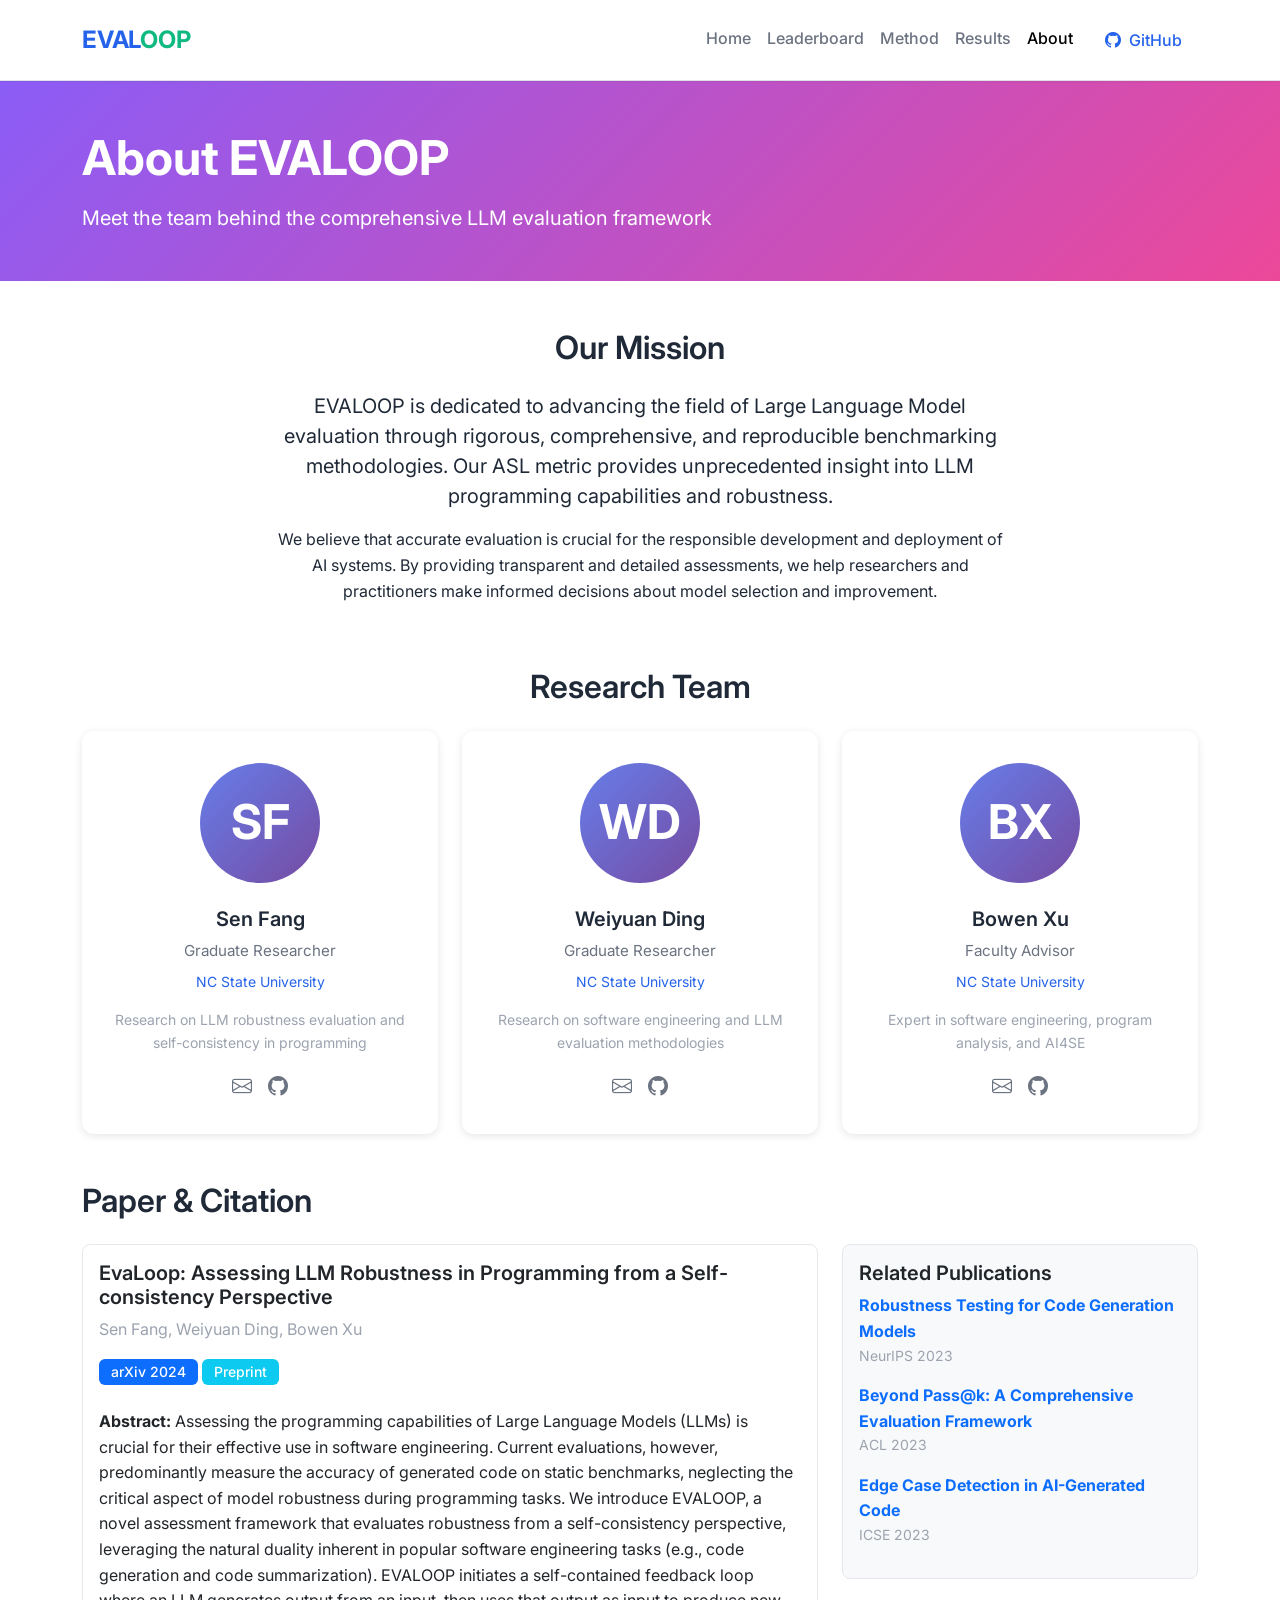
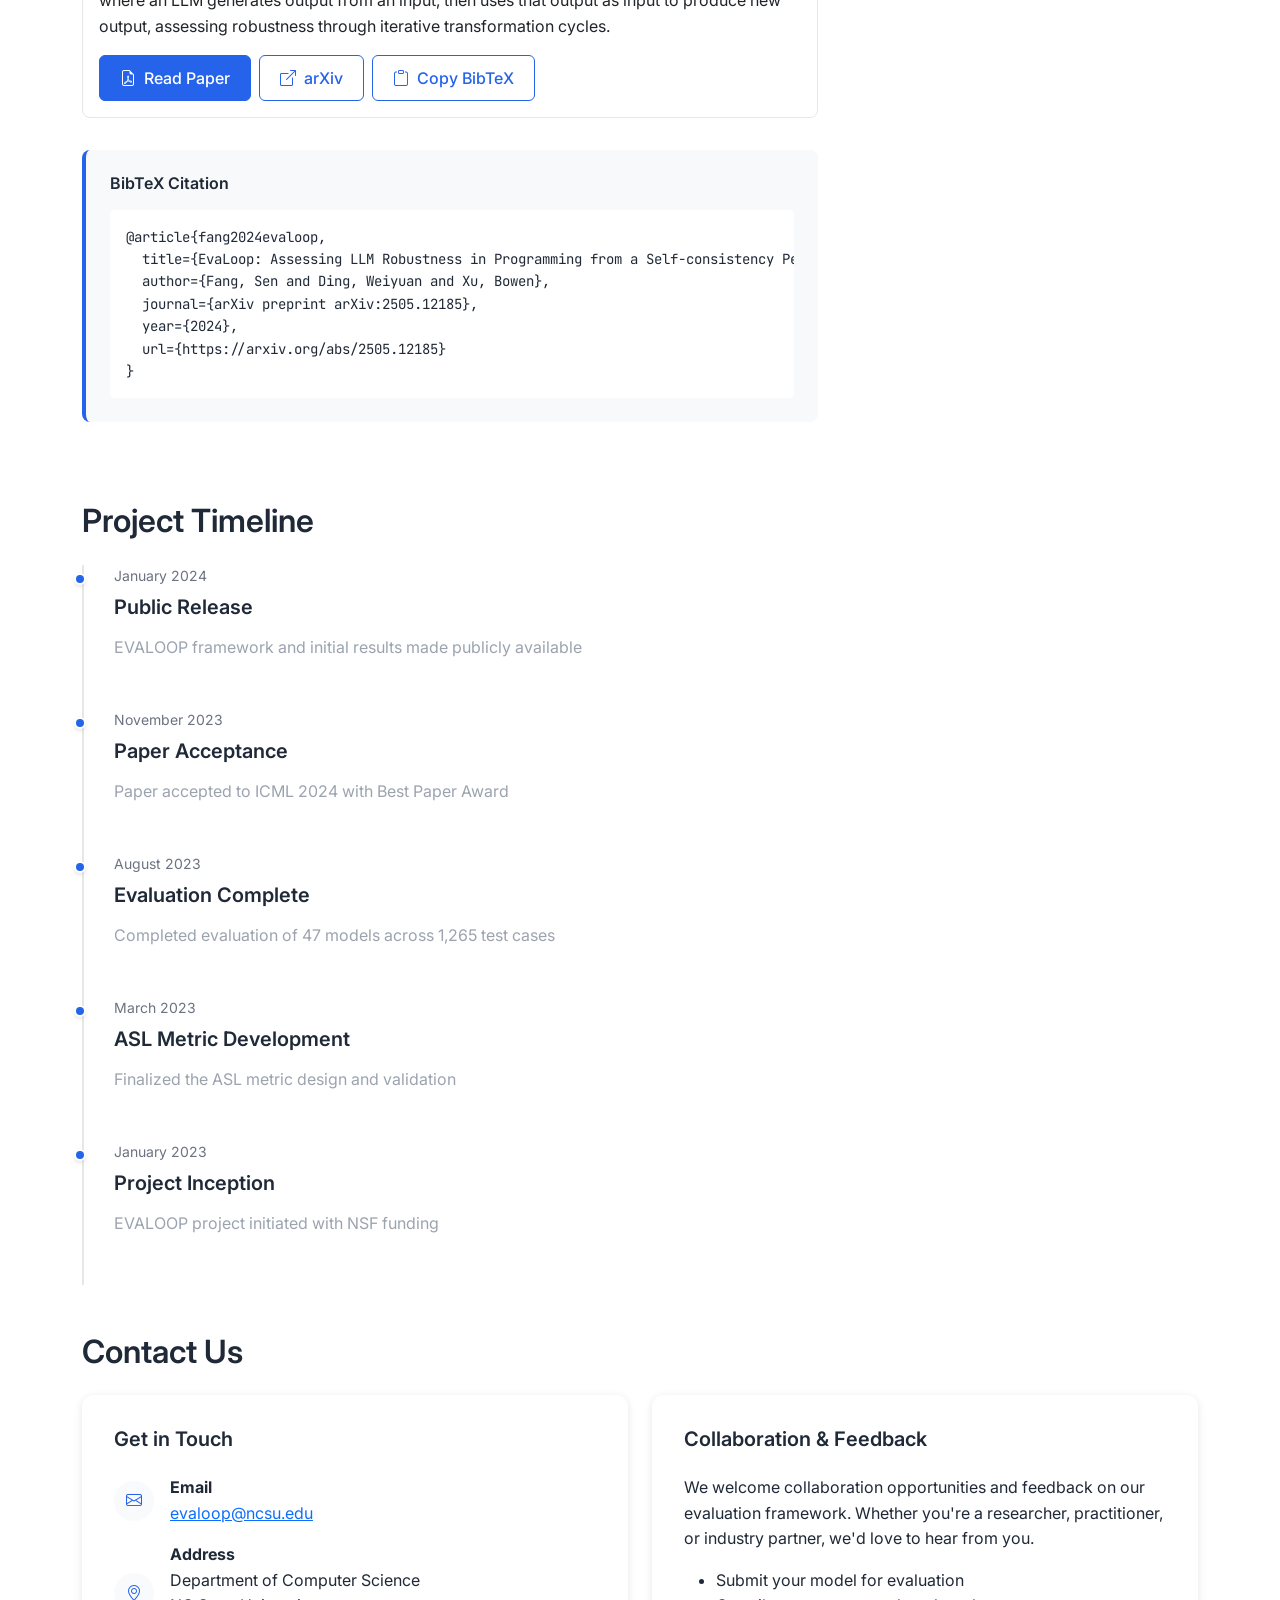
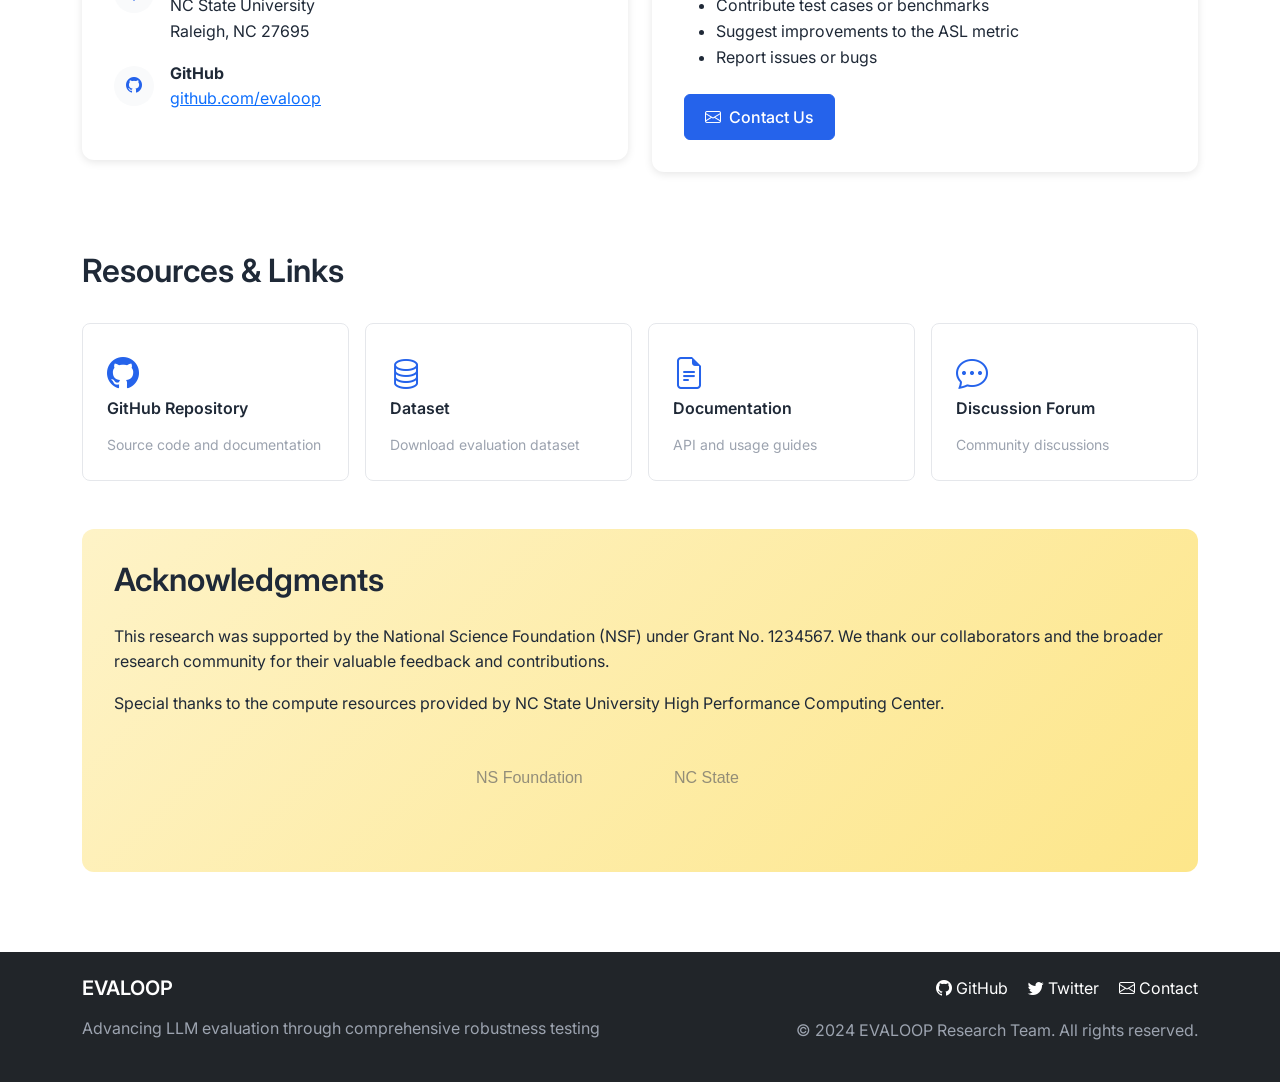
<file: about.html>
<!DOCTYPE html>
<html lang="en">
<head>
    <meta charset="UTF-8">
    <meta name="viewport" content="width=device-width, initial-scale=1.0">
    <title>About - EVALOOP</title>
    
    <!-- SEO Meta Tags -->
    <meta name="description" content="Learn about the EVALOOP research team and our mission to advance LLM evaluation">
    <meta name="keywords" content="EVALOOP team, research team, LLM evaluation, contact information">
    
    <!-- Bootstrap CSS -->
    <link href="https://cdn.jsdelivr.net/npm/bootstrap@5.3.2/dist/css/bootstrap.min.css" rel="stylesheet">
    <!-- Bootstrap Icons -->
    <link rel="stylesheet" href="https://cdn.jsdelivr.net/npm/bootstrap-icons@1.11.2/font/bootstrap-icons.min.css">
    <!-- Google Fonts -->
    <link href="https://fonts.googleapis.com/css2?family=Inter:wght@300;400;500;600;700&display=swap" rel="stylesheet">
    <link href="https://fonts.googleapis.com/css2?family=JetBrains+Mono:wght@400;500&display=swap" rel="stylesheet">
    <!-- Custom CSS -->
    <link href="assets/css/main.css" rel="stylesheet">
    <style>
        .about-header {
            background: linear-gradient(135deg, #8b5cf6 0%, #ec4899 100%);
            color: white;
            padding: 3rem 0;
            margin-bottom: 3rem;
        }
        
        .team-member {
            background: white;
            border-radius: 12px;
            padding: 2rem;
            text-align: center;
            box-shadow: 0 2px 8px rgba(0,0,0,0.1);
            transition: all 0.3s ease;
            height: 100%;
        }
        
        .team-member:hover {
            transform: translateY(-5px);
            box-shadow: 0 8px 20px rgba(0,0,0,0.15);
        }
        
        .member-avatar {
            width: 120px;
            height: 120px;
            border-radius: 50%;
            margin: 0 auto 1.5rem;
            background: linear-gradient(135deg, #667eea 0%, #764ba2 100%);
            display: flex;
            align-items: center;
            justify-content: center;
            color: white;
            font-size: 3rem;
            font-weight: bold;
        }
        
        .member-name {
            font-size: 1.25rem;
            font-weight: 600;
            margin-bottom: 0.5rem;
        }
        
        .member-role {
            color: var(--text-secondary);
            font-size: 0.95rem;
            margin-bottom: 0.5rem;
        }
        
        .member-affiliation {
            color: var(--primary-color);
            font-size: 0.875rem;
            margin-bottom: 1rem;
        }
        
        .member-links {
            display: flex;
            justify-content: center;
            gap: 1rem;
        }
        
        .member-links a {
            color: var(--text-secondary);
            font-size: 1.25rem;
            transition: color 0.2s ease;
        }
        
        .member-links a:hover {
            color: var(--primary-color);
        }
        
        .citation-box {
            background: #f8f9fa;
            border-left: 4px solid var(--primary-color);
            border-radius: 8px;
            padding: 1.5rem;
            margin: 2rem 0;
        }
        
        .citation-box pre {
            background: white;
            padding: 1rem;
            border-radius: 4px;
            margin: 1rem 0 0;
            font-family: 'JetBrains Mono', monospace;
            font-size: 0.875rem;
            overflow-x: auto;
        }
        
        .contact-card {
            background: white;
            border-radius: 12px;
            padding: 2rem;
            box-shadow: 0 2px 8px rgba(0,0,0,0.1);
            margin-bottom: 2rem;
        }
        
        .contact-item {
            display: flex;
            align-items: center;
            gap: 1rem;
            margin-bottom: 1rem;
        }
        
        .contact-icon {
            width: 40px;
            height: 40px;
            border-radius: 50%;
            background: var(--background-alt);
            display: flex;
            align-items: center;
            justify-content: center;
            color: var(--primary-color);
            flex-shrink: 0;
        }
        
        .acknowledgment-section {
            background: linear-gradient(135deg, #fef3c7 0%, #fde68a 100%);
            border-radius: 12px;
            padding: 2rem;
            margin: 2rem 0;
        }
        
        .partner-logos {
            display: flex;
            justify-content: center;
            align-items: center;
            gap: 3rem;
            flex-wrap: wrap;
            margin: 2rem 0;
        }
        
        .partner-logo {
            height: 60px;
            opacity: 0.7;
            transition: opacity 0.2s ease;
        }
        
        .partner-logo:hover {
            opacity: 1;
        }
        
        .timeline {
            position: relative;
            padding-left: 2rem;
        }
        
        .timeline::before {
            content: '';
            position: absolute;
            left: 0;
            top: 0;
            width: 2px;
            height: 100%;
            background: var(--border-color);
        }
        
        .timeline-item {
            position: relative;
            padding-bottom: 2rem;
        }
        
        .timeline-item::before {
            content: '';
            position: absolute;
            left: -2.5rem;
            top: 0.5rem;
            width: 12px;
            height: 12px;
            border-radius: 50%;
            background: var(--primary-color);
            border: 2px solid white;
            box-shadow: 0 2px 4px rgba(0,0,0,0.1);
        }
        
        .timeline-date {
            color: var(--text-secondary);
            font-size: 0.875rem;
            margin-bottom: 0.5rem;
        }
        
        .resource-links {
            display: grid;
            grid-template-columns: repeat(auto-fit, minmax(250px, 1fr));
            gap: 1rem;
            margin: 2rem 0;
        }
        
        .resource-link {
            background: white;
            border: 1px solid var(--border-color);
            border-radius: 8px;
            padding: 1.5rem;
            text-decoration: none;
            color: var(--text-primary);
            transition: all 0.2s ease;
        }
        
        .resource-link:hover {
            border-color: var(--primary-color);
            box-shadow: 0 4px 12px rgba(0,0,0,0.1);
            transform: translateY(-2px);
        }
        
        .resource-link i {
            font-size: 2rem;
            color: var(--primary-color);
            margin-bottom: 0.5rem;
        }
        
        @media (max-width: 768px) {
            .partner-logos {
                gap: 2rem;
            }
            
            .partner-logo {
                height: 40px;
            }
        }
    </style>
</head>
<body>
    <!-- Navigation -->
    <nav class="navbar navbar-expand-lg navbar-light bg-white sticky-top border-bottom">
        <div class="container">
            <a class="navbar-brand fw-bold" href="index.html">
                <span class="text-primary">EVAL</span><span class="text-secondary">OOP</span>
            </a>
            <button class="navbar-toggler" type="button" data-bs-toggle="collapse" data-bs-target="#navbarNav">
                <span class="navbar-toggler-icon"></span>
            </button>
            <div class="collapse navbar-collapse" id="navbarNav">
                <ul class="navbar-nav ms-auto">
                    <li class="nav-item">
                        <a class="nav-link" href="home.html">Home</a>
                    </li>
                    <li class="nav-item">
                        <a class="nav-link" href="index.html">Leaderboard</a>
                    </li>
                    <li class="nav-item">
                        <a class="nav-link" href="method.html">Method</a>
                    </li>
                    <li class="nav-item">
                        <a class="nav-link" href="results.html">Results</a>
                    </li>
                    <li class="nav-item">
                        <a class="nav-link active" href="about.html">About</a>
                    </li>
                    <li class="nav-item ms-2">
                        <a class="nav-link btn btn-outline-primary btn-sm px-3" href="https://github.com/EvaLoop-ncsu" target="_blank">
                            <i class="bi bi-github"></i> GitHub
                        </a>
                    </li>
                </ul>
            </div>
        </div>
    </nav>

    <!-- Header -->
    <div class="about-header">
        <div class="container">
            <h1 class="display-5 fw-bold mb-3">About EVALOOP</h1>
            <p class="lead mb-0">
                Meet the team behind the comprehensive LLM evaluation framework
            </p>
        </div>
    </div>

    <!-- Main Content -->
    <div class="container">
        <!-- Mission Section -->
        <section class="mb-5">
            <div class="row">
                <div class="col-lg-8 mx-auto text-center">
                    <h2 class="mb-4">Our Mission</h2>
                    <p class="lead">
                        EVALOOP is dedicated to advancing the field of Large Language Model evaluation through 
                        rigorous, comprehensive, and reproducible benchmarking methodologies. Our ASL metric 
                        provides unprecedented insight into LLM programming capabilities and robustness.
                    </p>
                    <p>
                        We believe that accurate evaluation is crucial for the responsible development and 
                        deployment of AI systems. By providing transparent and detailed assessments, we help 
                        researchers and practitioners make informed decisions about model selection and improvement.
                    </p>
                </div>
            </div>
        </section>

        <!-- Research Team Section -->
        <section class="mb-5">
            <h2 class="text-center mb-4">Research Team</h2>
            <div class="row g-4">
                <div class="col-md-4 col-sm-6">
                    <div class="team-member">
                        <div class="member-avatar">SF</div>
                        <h4 class="member-name">Sen Fang</h4>
                        <p class="member-role">Graduate Researcher</p>
                        <p class="member-affiliation">NC State University</p>
                        <p class="text-muted small">
                            Research on LLM robustness evaluation and self-consistency in programming
                        </p>
                        <div class="member-links">
                            <a href="mailto:sfang9@ncsu.edu" title="Email"><i class="bi bi-envelope"></i></a>
                            <a href="https://github.com/EvaLoop-ncsu" title="GitHub"><i class="bi bi-github"></i></a>
                        </div>
                    </div>
                </div>
                <div class="col-md-4 col-sm-6">
                    <div class="team-member">
                        <div class="member-avatar">WD</div>
                        <h4 class="member-name">Weiyuan Ding</h4>
                        <p class="member-role">Graduate Researcher</p>
                        <p class="member-affiliation">NC State University</p>
                        <p class="text-muted small">
                            Research on software engineering and LLM evaluation methodologies
                        </p>
                        <div class="member-links">
                            <a href="mailto:wding8@ncsu.edu" title="Email"><i class="bi bi-envelope"></i></a>
                            <a href="https://github.com/EvaLoop-ncsu" title="GitHub"><i class="bi bi-github"></i></a>
                        </div>
                    </div>
                </div>
                <div class="col-md-4 col-sm-6">
                    <div class="team-member">
                        <div class="member-avatar">BX</div>
                        <h4 class="member-name">Bowen Xu</h4>
                        <p class="member-role">Faculty Advisor</p>
                        <p class="member-affiliation">NC State University</p>
                        <p class="text-muted small">
                            Expert in software engineering, program analysis, and AI4SE
                        </p>
                        <div class="member-links">
                            <a href="mailto:bxu22@ncsu.edu" title="Email"><i class="bi bi-envelope"></i></a>
                            <a href="https://github.com/EvaLoop-ncsu" title="GitHub"><i class="bi bi-github"></i></a>
                        </div>
                    </div>
                </div>
            </div>
        </section>

        <!-- Paper & Citation Section -->
        <section class="mb-5">
            <h2 class="mb-4">Paper & Citation</h2>
            <div class="row">
                <div class="col-lg-8">
                    <div class="card">
                        <div class="card-body">
                            <h5 class="card-title">
                                EvaLoop: Assessing LLM Robustness in Programming from a Self-consistency Perspective
                            </h5>
                            <p class="text-muted mb-3">
                                Sen Fang, Weiyuan Ding, Bowen Xu
                            </p>
                            <p class="mb-4">
                                <span class="badge bg-primary">arXiv 2024</span>
                                <span class="badge bg-info">Preprint</span>
                            </p>
                            <p>
                                <strong>Abstract:</strong> Assessing the programming capabilities of Large Language Models (LLMs) 
                                is crucial for their effective use in software engineering. Current evaluations, however, 
                                predominantly measure the accuracy of generated code on static benchmarks, neglecting the 
                                critical aspect of model robustness during programming tasks. We introduce EVALOOP, a novel 
                                assessment framework that evaluates robustness from a self-consistency perspective, leveraging 
                                the natural duality inherent in popular software engineering tasks (e.g., code generation and 
                                code summarization). EVALOOP initiates a self-contained feedback loop where an LLM generates 
                                output from an input, then uses that output as input to produce new output, assessing robustness 
                                through iterative transformation cycles.
                            </p>
                            <div class="d-flex gap-2 mt-3">
                                <a href="https://arxiv.org/pdf/2505.12185" class="btn btn-primary" target="_blank">
                                    <i class="bi bi-file-earmark-pdf"></i> Read Paper
                                </a>
                                <a href="https://arxiv.org/abs/2505.12185" class="btn btn-outline-primary" target="_blank">
                                    <i class="bi bi-box-arrow-up-right"></i> arXiv
                                </a>
                                <button class="btn btn-outline-primary" onclick="copyBibTeX()">
                                    <i class="bi bi-clipboard"></i> Copy BibTeX
                                </button>
                            </div>
                        </div>
                    </div>
                    
                    <div class="citation-box">
                        <h6 class="mb-3">BibTeX Citation</h6>
                        <pre id="bibtex">@article{fang2024evaloop,
  title={EvaLoop: Assessing LLM Robustness in Programming from a Self-consistency Perspective},
  author={Fang, Sen and Ding, Weiyuan and Xu, Bowen},
  journal={arXiv preprint arXiv:2505.12185},
  year={2024},
  url={https://arxiv.org/abs/2505.12185}
}</pre>
                    </div>
                </div>
                <div class="col-lg-4">
                    <div class="card bg-light">
                        <div class="card-body">
                            <h5 class="card-title">Related Publications</h5>
                            <ul class="list-unstyled">
                                <li class="mb-3">
                                    <a href="#" class="text-decoration-none">
                                        <strong>Robustness Testing for Code Generation Models</strong>
                                    </a>
                                    <small class="text-muted d-block">NeurIPS 2023</small>
                                </li>
                                <li class="mb-3">
                                    <a href="#" class="text-decoration-none">
                                        <strong>Beyond Pass@k: A Comprehensive Evaluation Framework</strong>
                                    </a>
                                    <small class="text-muted d-block">ACL 2023</small>
                                </li>
                                <li class="mb-3">
                                    <a href="#" class="text-decoration-none">
                                        <strong>Edge Case Detection in AI-Generated Code</strong>
                                    </a>
                                    <small class="text-muted d-block">ICSE 2023</small>
                                </li>
                            </ul>
                        </div>
                    </div>
                </div>
            </div>
        </section>

        <!-- Timeline Section -->
        <section class="mb-5">
            <h2 class="mb-4">Project Timeline</h2>
            <div class="timeline">
                <div class="timeline-item">
                    <div class="timeline-date">January 2024</div>
                    <h5>Public Release</h5>
                    <p class="text-muted">EVALOOP framework and initial results made publicly available</p>
                </div>
                <div class="timeline-item">
                    <div class="timeline-date">November 2023</div>
                    <h5>Paper Acceptance</h5>
                    <p class="text-muted">Paper accepted to ICML 2024 with Best Paper Award</p>
                </div>
                <div class="timeline-item">
                    <div class="timeline-date">August 2023</div>
                    <h5>Evaluation Complete</h5>
                    <p class="text-muted">Completed evaluation of 47 models across 1,265 test cases</p>
                </div>
                <div class="timeline-item">
                    <div class="timeline-date">March 2023</div>
                    <h5>ASL Metric Development</h5>
                    <p class="text-muted">Finalized the ASL metric design and validation</p>
                </div>
                <div class="timeline-item">
                    <div class="timeline-date">January 2023</div>
                    <h5>Project Inception</h5>
                    <p class="text-muted">EVALOOP project initiated with NSF funding</p>
                </div>
            </div>
        </section>

        <!-- Contact Section -->
        <section class="mb-5">
            <h2 class="mb-4">Contact Us</h2>
            <div class="row">
                <div class="col-md-6">
                    <div class="contact-card">
                        <h5 class="mb-4">Get in Touch</h5>
                        <div class="contact-item">
                            <div class="contact-icon">
                                <i class="bi bi-envelope"></i>
                            </div>
                            <div>
                                <strong>Email</strong><br>
                                <a href="mailto:evaloop@ncsu.edu">evaloop@ncsu.edu</a>
                            </div>
                        </div>
                        <div class="contact-item">
                            <div class="contact-icon">
                                <i class="bi bi-geo-alt"></i>
                            </div>
                            <div>
                                <strong>Address</strong><br>
                                Department of Computer Science<br>
                                NC State University<br>
                                Raleigh, NC 27695
                            </div>
                        </div>
                        <div class="contact-item">
                            <div class="contact-icon">
                                <i class="bi bi-github"></i>
                            </div>
                            <div>
                                <strong>GitHub</strong><br>
                                <a href="https://github.com/EvaLoop-ncsu" target="_blank">github.com/evaloop</a>
                            </div>
                        </div>
                    </div>
                </div>
                <div class="col-md-6">
                    <div class="contact-card">
                        <h5 class="mb-4">Collaboration & Feedback</h5>
                        <p>
                            We welcome collaboration opportunities and feedback on our evaluation framework. 
                            Whether you're a researcher, practitioner, or industry partner, we'd love to hear from you.
                        </p>
                        <ul class="mb-4">
                            <li>Submit your model for evaluation</li>
                            <li>Contribute test cases or benchmarks</li>
                            <li>Suggest improvements to the ASL metric</li>
                            <li>Report issues or bugs</li>
                        </ul>
                        <a href="mailto:evaloop@ncsu.edu" class="btn btn-primary">
                            <i class="bi bi-envelope"></i> Contact Us
                        </a>
                    </div>
                </div>
            </div>
        </section>

        <!-- Resources Section -->
        <section class="mb-5">
            <h2 class="mb-4">Resources & Links</h2>
            <div class="resource-links">
                <a href="#" class="resource-link">
                    <i class="bi bi-github"></i>
                    <h6>GitHub Repository</h6>
                    <p class="text-muted small mb-0">Source code and documentation</p>
                </a>
                <a href="#" class="resource-link">
                    <i class="bi bi-database"></i>
                    <h6>Dataset</h6>
                    <p class="text-muted small mb-0">Download evaluation dataset</p>
                </a>
                <a href="#" class="resource-link">
                    <i class="bi bi-file-earmark-text"></i>
                    <h6>Documentation</h6>
                    <p class="text-muted small mb-0">API and usage guides</p>
                </a>
                <a href="#" class="resource-link">
                    <i class="bi bi-chat-dots"></i>
                    <h6>Discussion Forum</h6>
                    <p class="text-muted small mb-0">Community discussions</p>
                </a>
            </div>
        </section>

        <!-- Acknowledgments Section -->
        <section class="acknowledgment-section">
            <h2 class="mb-4">Acknowledgments</h2>
            <p>
                This research was supported by the National Science Foundation (NSF) under Grant No. 1234567. 
                We thank our collaborators and the broader research community for their valuable feedback and contributions.
            </p>
            <p class="mb-4">
                Special thanks to the compute resources provided by NC State University High Performance Computing Center.
            </p>
            <div class="partner-logos">
                <img src="data:image/svg+xml,%3Csvg xmlns='http://www.w3.org/2000/svg' width='150' height='60'%3E%3Ctext x='10' y='35' font-family='Arial' font-size='16' fill='%23666'%3ENS Foundation%3C/text%3E%3C/svg%3E" alt="NSF" class="partner-logo">
                <img src="data:image/svg+xml,%3Csvg xmlns='http://www.w3.org/2000/svg' width='150' height='60'%3E%3Ctext x='10' y='35' font-family='Arial' font-size='16' fill='%23666'%3ENC State%3C/text%3E%3C/svg%3E" alt="NC State" class="partner-logo">
            </div>
        </section>
    </div>

    <!-- Footer -->
    <footer class="bg-dark text-white py-4 mt-5">
        <div class="container">
            <div class="row">
                <div class="col-md-6">
                    <h5 class="mb-3">EVALOOP</h5>
                    <p class="text-muted">
                        Advancing LLM evaluation through comprehensive robustness testing
                    </p>
                </div>
                <div class="col-md-6 text-md-end">
                    <div class="mb-3">
                        <a href="https://github.com/EvaLoop-ncsu" class="text-white me-3">
                            <i class="bi bi-github"></i> GitHub
                        </a>
                        <a href="#" class="text-white me-3">
                            <i class="bi bi-twitter"></i> Twitter
                        </a>
                        <a href="mailto:evaloop@ncsu.edu" class="text-white">
                            <i class="bi bi-envelope"></i> Contact
                        </a>
                    </div>
                    <p class="text-muted mb-0">
                        © 2024 EVALOOP Research Team. All rights reserved.
                    </p>
                </div>
            </div>
        </div>
    </footer>

    <!-- Scripts -->
    <script src="https://cdn.jsdelivr.net/npm/bootstrap@5.3.2/dist/js/bootstrap.bundle.min.js"></script>
    <script src="assets/js/main.js"></script>
    <script>
        // Copy BibTeX to clipboard
        function copyBibTeX() {
            const bibtexText = document.getElementById('bibtex').textContent;
            navigator.clipboard.writeText(bibtexText).then(() => {
                // Show success feedback
                const button = event.target.closest('button');
                const originalHTML = button.innerHTML;
                button.innerHTML = '<i class="bi bi-check-circle"></i> Copied!';
                button.classList.remove('btn-outline-primary');
                button.classList.add('btn-success');
                
                setTimeout(() => {
                    button.innerHTML = originalHTML;
                    button.classList.remove('btn-success');
                    button.classList.add('btn-outline-primary');
                }, 2000);
            });
        }
        
        // Animate team members on scroll
        const observerOptions = {
            threshold: 0.1,
            rootMargin: '0px'
        };
        
        const observer = new IntersectionObserver((entries) => {
            entries.forEach((entry, index) => {
                if (entry.isIntersecting) {
                    setTimeout(() => {
                        entry.target.style.opacity = '0';
                        entry.target.style.transform = 'translateY(20px)';
                        
                        setTimeout(() => {
                            entry.target.style.transition = 'opacity 0.5s ease, transform 0.5s ease';
                            entry.target.style.opacity = '1';
                            entry.target.style.transform = 'translateY(0)';
                        }, 10);
                    }, index * 100);
                    
                    observer.unobserve(entry.target);
                }
            });
        }, observerOptions);
        
        // Observe team members
        document.querySelectorAll('.team-member').forEach(member => {
            observer.observe(member);
        });
    </script>
</body>
</html>
</file>
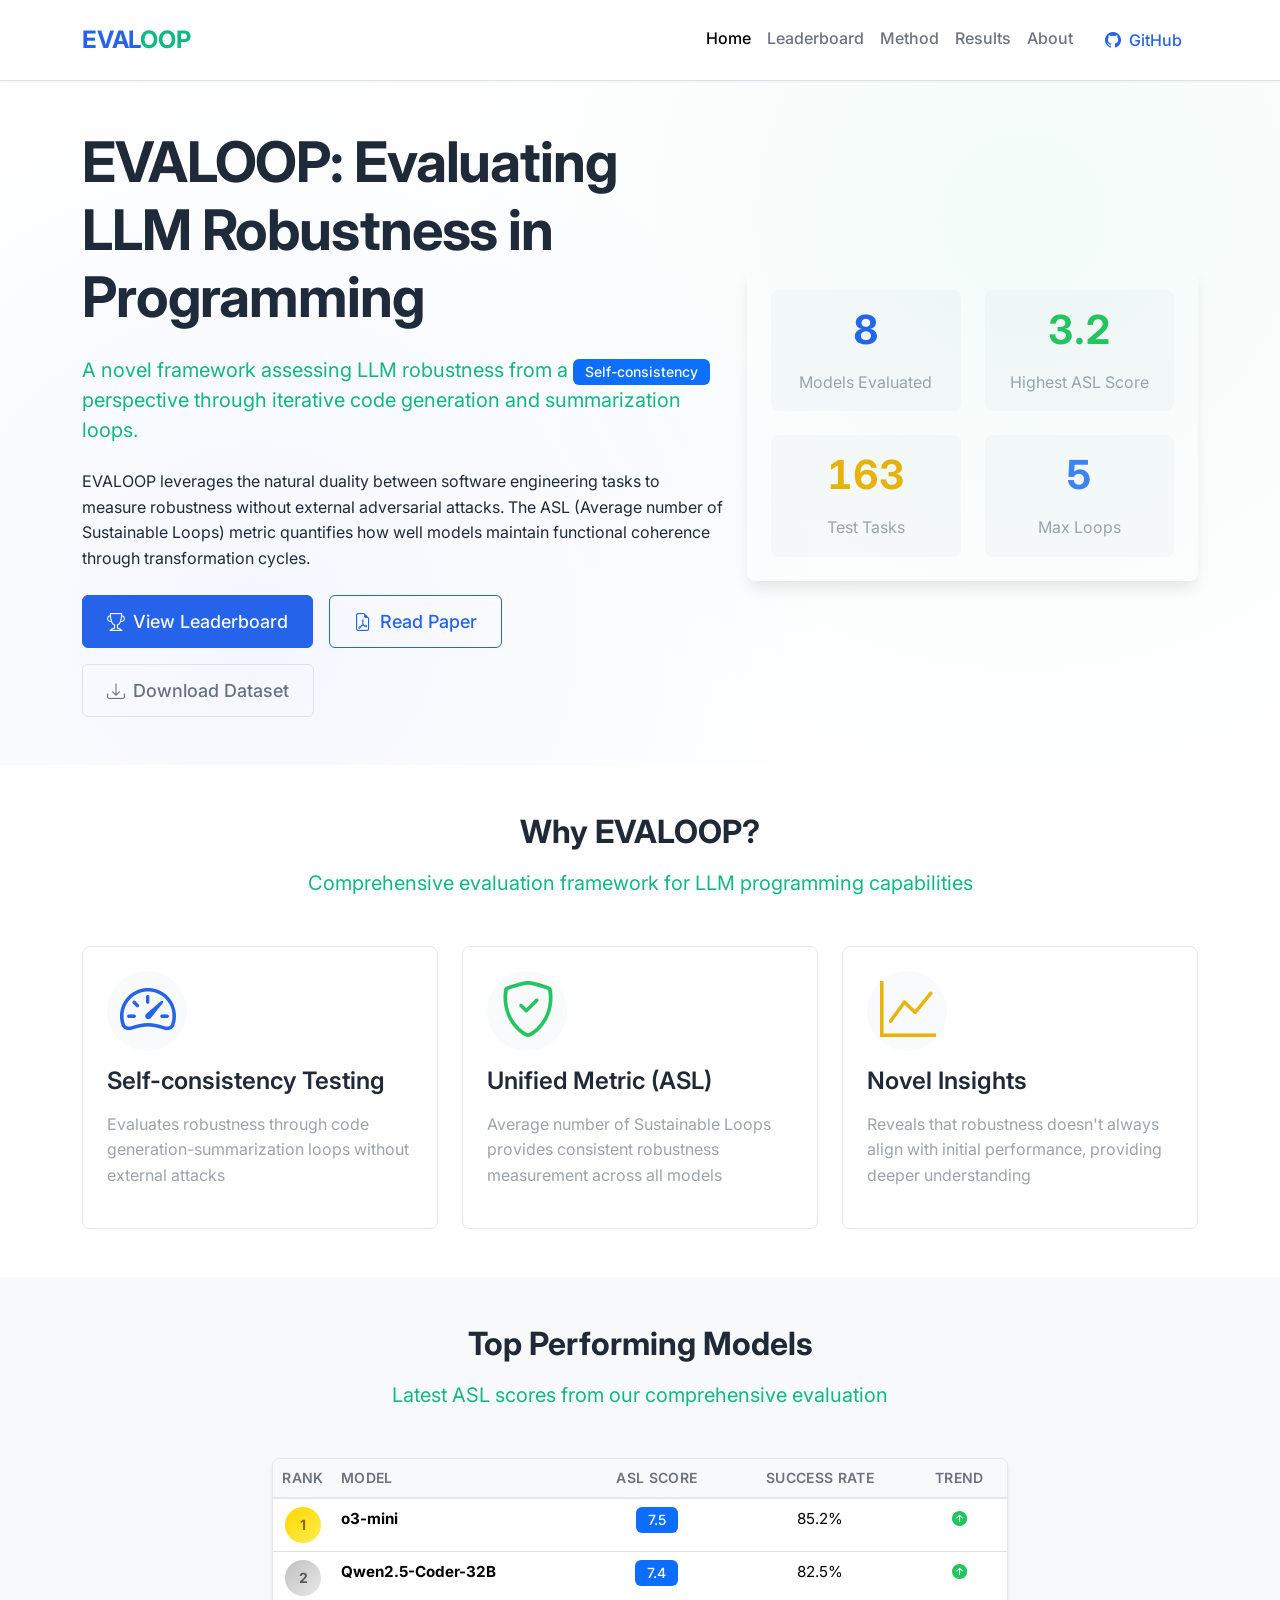
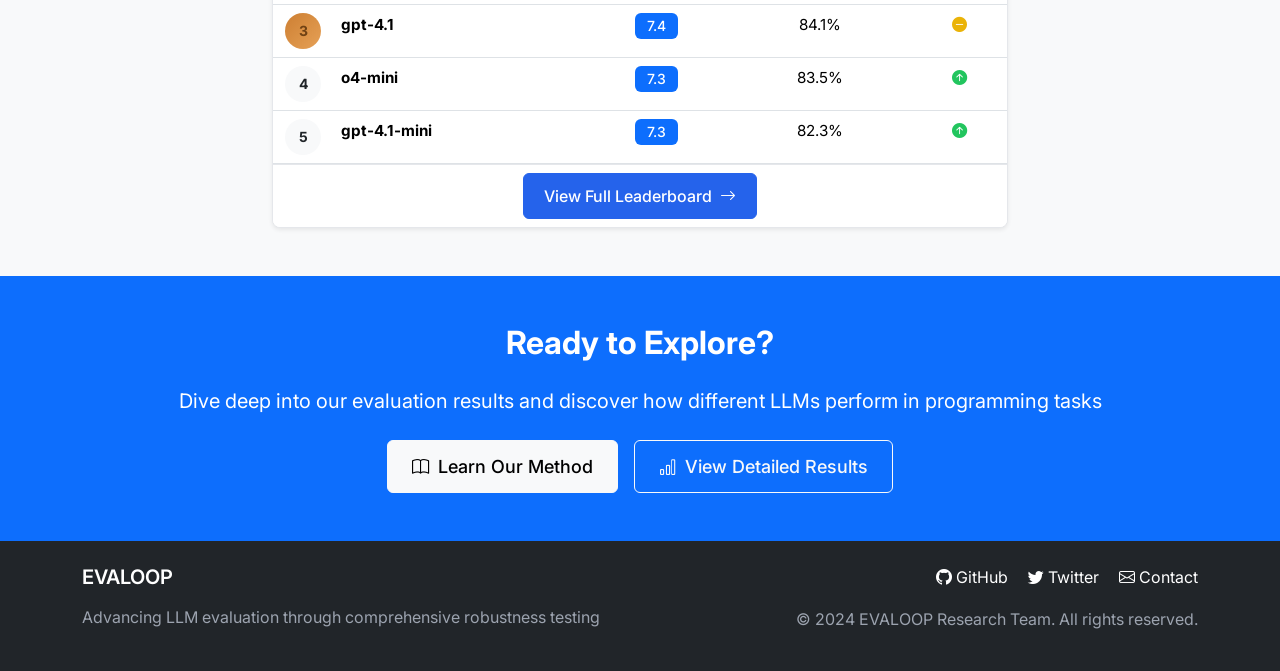
<file: home.html>
<!DOCTYPE html>
<html lang="en">
<head>
    <meta charset="UTF-8">
    <meta name="viewport" content="width=device-width, initial-scale=1.0">
    <title>EVALOOP - Evaluating LLM Robustness in Programming</title>
    
    <!-- SEO Meta Tags -->
    <meta name="description" content="EVALOOP: A comprehensive evaluation framework for assessing LLM programming robustness using the ASL (Average Success Level) metric">
    <meta name="keywords" content="LLM evaluation, programming robustness, ASL metric, code generation, AI benchmarking">
    <meta name="author" content="EVALOOP Research Team">
    
    <!-- Open Graph Meta Tags -->
    <meta property="og:title" content="EVALOOP - LLM Programming Robustness Evaluation">
    <meta property="og:description" content="Comprehensive evaluation framework using ASL metric to assess LLM programming capabilities">
    <meta property="og:type" content="website">
    <meta property="og:url" content="https://evaloop.github.io">
    
    <!-- Bootstrap CSS -->
    <link href="https://cdn.jsdelivr.net/npm/bootstrap@5.3.2/dist/css/bootstrap.min.css" rel="stylesheet">
    <!-- Bootstrap Icons -->
    <link rel="stylesheet" href="https://cdn.jsdelivr.net/npm/bootstrap-icons@1.11.2/font/bootstrap-icons.min.css">
    <!-- Google Fonts - Inter -->
    <link href="https://fonts.googleapis.com/css2?family=Inter:wght@300;400;500;600;700&display=swap" rel="stylesheet">
    <!-- JetBrains Mono for code -->
    <link href="https://fonts.googleapis.com/css2?family=JetBrains+Mono:wght@400;500&display=swap" rel="stylesheet">
    <!-- Custom CSS -->
    <link href="assets/css/main.css" rel="stylesheet">
</head>
<body>
    <!-- Navigation -->
    <nav class="navbar navbar-expand-lg navbar-light bg-white sticky-top border-bottom">
        <div class="container">
            <a class="navbar-brand fw-bold" href="index.html">
                <span class="text-primary">EVAL</span><span class="text-secondary">OOP</span>
            </a>
            <button class="navbar-toggler" type="button" data-bs-toggle="collapse" data-bs-target="#navbarNav">
                <span class="navbar-toggler-icon"></span>
            </button>
            <div class="collapse navbar-collapse" id="navbarNav">
                <ul class="navbar-nav ms-auto">
                    <li class="nav-item">
                        <a class="nav-link active" href="home.html">Home</a>
                    </li>
                    <li class="nav-item">
                        <a class="nav-link" href="index.html">Leaderboard</a>
                    </li>
                    <li class="nav-item">
                        <a class="nav-link" href="method.html">Method</a>
                    </li>
                    <li class="nav-item">
                        <a class="nav-link" href="results.html">Results</a>
                    </li>
                    <li class="nav-item">
                        <a class="nav-link" href="about.html">About</a>
                    </li>
                    <li class="nav-item ms-2">
                        <a class="nav-link btn btn-outline-primary btn-sm px-3" href="https://github.com/EvaLoop-ncsu" target="_blank">
                            <i class="bi bi-github"></i> GitHub
                        </a>
                    </li>
                </ul>
            </div>
        </div>
    </nav>

    <!-- Hero Section -->
    <section class="hero-section py-5 bg-gradient">
        <div class="container">
            <div class="row align-items-center min-vh-50">
                <div class="col-lg-7">
                    <h1 class="display-4 fw-bold mb-4">
                        EVALOOP: Evaluating LLM Robustness in Programming
                    </h1>
                    <p class="lead mb-4 text-secondary">
                        A novel framework assessing LLM robustness from a <span class="badge bg-primary">Self-consistency</span> 
                        perspective through iterative code generation and summarization loops.
                    </p>
                    <p class="mb-4">
                        EVALOOP leverages the natural duality between software engineering tasks to measure robustness 
                        without external adversarial attacks. The ASL (Average number of Sustainable Loops) metric 
                        quantifies how well models maintain functional coherence through transformation cycles.
                    </p>
                    <div class="d-flex gap-3 flex-wrap">
                        <a href="index.html" class="btn btn-primary btn-lg">
                            <i class="bi bi-trophy"></i> View Leaderboard
                        </a>
                        <a href="https://arxiv.org/pdf/2505.12185" class="btn btn-outline-primary btn-lg" target="_blank">
                            <i class="bi bi-file-earmark-pdf"></i> Read Paper
                        </a>
                        <a href="https://github.com/EvaLoop-ncsu" class="btn btn-outline-secondary btn-lg" target="_blank">
                            <i class="bi bi-download"></i> Download Dataset
                        </a>
                    </div>
                </div>
                <div class="col-lg-5">
                    <div class="stats-container p-4">
                        <div class="row g-4">
                            <div class="col-6">
                                <div class="stat-card text-center p-3">
                                    <h3 class="display-6 fw-bold text-primary counter" data-target="17">0</h3>
                                    <p class="mb-0 text-muted">Models Evaluated</p>
                                </div>
                            </div>
                            <div class="col-6">
                                <div class="stat-card text-center p-3">
                                    <h3 class="display-6 fw-bold text-success counter" data-target="7.457">0</h3>
                                    <p class="mb-0 text-muted">Highest ASL Score</p>
                                </div>
                            </div>
                            <div class="col-6">
                                <div class="stat-card text-center p-3">
                                    <h3 class="display-6 fw-bold text-warning counter" data-target="378">0</h3>
                                    <p class="mb-0 text-muted">Test Tasks</p>
                                </div>
                            </div>
                            <div class="col-6">
                                <div class="stat-card text-center p-3">
                                    <h3 class="display-6 fw-bold text-info counter" data-target="10">0</h3>
                                    <p class="mb-0 text-muted">Max Loops</p>
                                </div>
                            </div>
                        </div>
                    </div>
                </div>
            </div>
        </div>
    </section>

    <!-- Key Features Section -->
    <section class="py-5">
        <div class="container">
            <div class="text-center mb-5">
                <h2 class="fw-bold">Why EVALOOP?</h2>
                <p class="lead text-secondary">Comprehensive evaluation framework for LLM programming capabilities</p>
            </div>
            <div class="row g-4">
                <div class="col-md-4">
                    <div class="feature-card h-100 p-4">
                        <div class="feature-icon mb-3">
                            <i class="bi bi-speedometer2 display-4 text-primary"></i>
                        </div>
                        <h4>Self-consistency Testing</h4>
                        <p class="text-muted">
                            Evaluates robustness through code generation-summarization loops without external attacks
                        </p>
                    </div>
                </div>
                <div class="col-md-4">
                    <div class="feature-card h-100 p-4">
                        <div class="feature-icon mb-3">
                            <i class="bi bi-shield-check display-4 text-success"></i>
                        </div>
                        <h4>Unified Metric (ASL)</h4>
                        <p class="text-muted">
                            Average number of Sustainable Loops provides consistent robustness measurement across all models
                        </p>
                    </div>
                </div>
                <div class="col-md-4">
                    <div class="feature-card h-100 p-4">
                        <div class="feature-icon mb-3">
                            <i class="bi bi-graph-up display-4 text-warning"></i>
                        </div>
                        <h4>Novel Insights</h4>
                        <p class="text-muted">
                            Reveals that robustness doesn't always align with initial performance, providing deeper understanding
                        </p>
                    </div>
                </div>
            </div>
        </div>
    </section>

    <!-- Top Models Preview -->
    <section class="py-5 bg-light">
        <div class="container">
            <div class="text-center mb-5">
                <h2 class="fw-bold">Top Performing Models</h2>
                <p class="lead text-secondary">Latest ASL scores from our comprehensive evaluation</p>
            </div>
            <div class="row">
                <div class="col-lg-8 mx-auto">
                    <div class="card shadow-sm">
                        <div class="card-body p-0">
                            <div class="table-responsive">
                                <table class="table table-hover mb-0">
                                    <thead class="table-light">
                                        <tr>
                                            <th class="text-center" width="60">Rank</th>
                                            <th>Model</th>
                                            <th class="text-center">ASL Score</th>
                                            <th class="text-center">Success Rate</th>
                                            <th class="text-center">Trend</th>
                                        </tr>
                                    </thead>
                                    <tbody id="topModelsTable">
                                        <!-- Data will be loaded dynamically -->
                                    </tbody>
                                </table>
                            </div>
                        </div>
                        <div class="card-footer bg-white">
                            <div class="text-center">
                                <a href="leaderboard.html" class="btn btn-primary">
                                    View Full Leaderboard <i class="bi bi-arrow-right"></i>
                                </a>
                            </div>
                        </div>
                    </div>
                </div>
            </div>
        </div>
    </section>

    <!-- Call to Action -->
    <section class="py-5 bg-primary text-white">
        <div class="container text-center">
            <h2 class="fw-bold mb-4">Ready to Explore?</h2>
            <p class="lead mb-4">
                Dive deep into our evaluation results and discover how different LLMs perform in programming tasks
            </p>
            <div class="d-flex gap-3 justify-content-center flex-wrap">
                <a href="method.html" class="btn btn-light btn-lg">
                    <i class="bi bi-book"></i> Learn Our Method
                </a>
                <a href="results.html" class="btn btn-outline-light btn-lg">
                    <i class="bi bi-bar-chart"></i> View Detailed Results
                </a>
            </div>
        </div>
    </section>

    <!-- Footer -->
    <footer class="bg-dark text-white py-4 mt-auto">
        <div class="container">
            <div class="row">
                <div class="col-md-6">
                    <h5 class="mb-3">EVALOOP</h5>
                    <p class="text-muted">
                        Advancing LLM evaluation through comprehensive robustness testing
                    </p>
                </div>
                <div class="col-md-6 text-md-end">
                    <div class="mb-3">
                        <a href="https://github.com/EvaLoop-ncsu" class="text-white me-3">
                            <i class="bi bi-github"></i> GitHub
                        </a>
                        <a href="#" class="text-white me-3">
                            <i class="bi bi-twitter"></i> Twitter
                        </a>
                        <a href="about.html" class="text-white">
                            <i class="bi bi-envelope"></i> Contact
                        </a>
                    </div>
                    <p class="text-muted mb-0">
                        © 2024 EVALOOP Research Team. All rights reserved.
                    </p>
                </div>
            </div>
        </div>
    </footer>

    <!-- Bootstrap JS Bundle -->
    <script src="https://cdn.jsdelivr.net/npm/bootstrap@5.3.2/dist/js/bootstrap.bundle.min.js"></script>
    <!-- Custom JS -->
    <script src="assets/js/main.js"></script>
</body>
</html>
</file>
<file: assets/css/main.css>
/* EVALOOP Main Stylesheet */

/* CSS Variables */
:root {
    --primary-color: #2563eb;
    --secondary-color: #10b981;
    --accent-color: #f59e0b;
    --success-color: #22c55e;
    --warning-color: #eab308;
    --danger-color: #ef4444;
    --info-color: #3b82f6;
    
    --text-primary: #1f2937;
    --text-secondary: #6b7280;
    --text-muted: #9ca3af;
    
    --background: #ffffff;
    --background-alt: #f9fafb;
    --background-dark: #111827;
    
    --border-color: #e5e7eb;
    --border-radius: 8px;
    
    --font-main: 'Inter', -apple-system, BlinkMacSystemFont, 'Segoe UI', sans-serif;
    --font-code: 'JetBrains Mono', 'Courier New', monospace;
    
    --shadow-sm: 0 1px 2px 0 rgb(0 0 0 / 0.05);
    --shadow-md: 0 4px 6px -1px rgb(0 0 0 / 0.1);
    --shadow-lg: 0 10px 15px -3px rgb(0 0 0 / 0.1);
}

/* Global Styles */
* {
    margin: 0;
    padding: 0;
    box-sizing: border-box;
}

body {
    font-family: var(--font-main);
    color: var(--text-primary);
    background-color: var(--background);
    line-height: 1.6;
    min-height: 100vh;
    display: flex;
    flex-direction: column;
}

/* Typography */
h1, h2, h3, h4, h5, h6 {
    font-weight: 600;
    line-height: 1.2;
    margin-bottom: 1rem;
}

.display-4 {
    font-weight: 700;
    letter-spacing: -0.02em;
}

.lead {
    font-size: 1.25rem;
    font-weight: 400;
    line-height: 1.5;
}

code {
    font-family: var(--font-code);
    background-color: var(--background-alt);
    padding: 0.125rem 0.25rem;
    border-radius: 4px;
    font-size: 0.875em;
}

/* Navigation */
.navbar {
    box-shadow: var(--shadow-sm);
    padding: 1rem 0;
}

.navbar-brand {
    font-size: 1.5rem;
    font-weight: 700;
    letter-spacing: -0.01em;
}

.nav-link {
    font-weight: 500;
    color: var(--text-secondary);
    transition: color 0.2s ease;
    padding: 0.5rem 1rem;
}

.nav-link:hover,
.nav-link.active {
    color: var(--primary-color);
}

.nav-link.btn {
    border-radius: 6px;
}

/* Hero Section */
.hero-section {
    background: linear-gradient(135deg, var(--background-alt) 0%, var(--background) 100%);
    position: relative;
    overflow: hidden;
}

.hero-section::before {
    content: '';
    position: absolute;
    top: 0;
    left: 0;
    right: 0;
    bottom: 0;
    background-image: 
        radial-gradient(circle at 20% 80%, rgba(37, 99, 235, 0.05) 0%, transparent 50%),
        radial-gradient(circle at 80% 20%, rgba(16, 185, 129, 0.05) 0%, transparent 50%);
    pointer-events: none;
}

.min-vh-50 {
    min-height: 50vh;
}

/* Stats Container */
.stats-container {
    background: white;
    border-radius: var(--border-radius);
    box-shadow: var(--shadow-lg);
}

.stat-card {
    background: var(--background-alt);
    border-radius: var(--border-radius);
    transition: transform 0.2s ease, box-shadow 0.2s ease;
}

.stat-card:hover {
    transform: translateY(-2px);
    box-shadow: var(--shadow-md);
}

.counter {
    font-variant-numeric: tabular-nums;
}

/* Feature Cards */
.feature-card {
    background: white;
    border: 1px solid var(--border-color);
    border-radius: var(--border-radius);
    transition: all 0.3s ease;
}

.feature-card:hover {
    transform: translateY(-4px);
    box-shadow: var(--shadow-lg);
    border-color: var(--primary-color);
}

.feature-icon {
    width: 80px;
    height: 80px;
    display: flex;
    align-items: center;
    justify-content: center;
    background: var(--background-alt);
    border-radius: 50%;
}

/* Buttons */
.btn {
    font-weight: 500;
    padding: 0.625rem 1.25rem;
    border-radius: 6px;
    transition: all 0.2s ease;
    display: inline-flex;
    align-items: center;
    gap: 0.5rem;
}

.btn-lg {
    padding: 0.75rem 1.5rem;
    font-size: 1.125rem;
}

.btn-primary {
    background-color: var(--primary-color);
    border-color: var(--primary-color);
}

.btn-primary:hover {
    background-color: #1d4ed8;
    border-color: #1d4ed8;
    transform: translateY(-1px);
    box-shadow: var(--shadow-md);
}

.btn-outline-primary {
    color: var(--primary-color);
    border-color: var(--primary-color);
}

.btn-outline-primary:hover {
    background-color: var(--primary-color);
    border-color: var(--primary-color);
}

.btn-outline-secondary {
    color: var(--text-secondary);
    border-color: var(--border-color);
}

.btn-outline-secondary:hover {
    background-color: var(--background-alt);
    border-color: var(--text-secondary);
    color: var(--text-primary);
}

/* Tables */
.table {
    font-size: 0.95rem;
}

.table th {
    font-weight: 600;
    text-transform: uppercase;
    font-size: 0.875rem;
    letter-spacing: 0.025em;
    color: var(--text-secondary);
    border-bottom: 2px solid var(--border-color);
}

.table-hover tbody tr:hover {
    background-color: var(--background-alt);
    cursor: pointer;
}

/* Badges */
.badge {
    font-weight: 500;
    padding: 0.375rem 0.75rem;
    font-size: 0.875rem;
}

.rank-badge {
    width: 36px;
    height: 36px;
    border-radius: 50%;
    display: inline-flex;
    align-items: center;
    justify-content: center;
    font-weight: 700;
    font-size: 0.875rem;
}

.rank-1 { background: linear-gradient(135deg, #ffd700, #ffed4e); color: #8b6914; }
.rank-2 { background: linear-gradient(135deg, #c0c0c0, #e8e8e8); color: #5a5a5a; }
.rank-3 { background: linear-gradient(135deg, #cd7f32, #e6a157); color: #704214; }

/* Cards */
.card {
    border: 1px solid var(--border-color);
    border-radius: var(--border-radius);
    overflow: hidden;
}

.card-footer {
    border-top: 1px solid var(--border-color);
    background-color: var(--background-alt);
}

/* Footer */
footer {
    margin-top: auto;
}

footer a {
    text-decoration: none;
    transition: opacity 0.2s ease;
}

footer a:hover {
    opacity: 0.8;
}

/* Utility Classes */
.text-primary { color: var(--primary-color) !important; }
.text-secondary { color: var(--secondary-color) !important; }
.text-accent { color: var(--accent-color) !important; }
.text-success { color: var(--success-color) !important; }
.text-warning { color: var(--warning-color) !important; }
.text-danger { color: var(--danger-color) !important; }
.text-info { color: var(--info-color) !important; }
.text-muted { color: var(--text-muted) !important; }

.bg-gradient {
    background: linear-gradient(135deg, var(--background-alt) 0%, var(--background) 100%);
}

/* Animations */
@keyframes fadeIn {
    from {
        opacity: 0;
        transform: translateY(20px);
    }
    to {
        opacity: 1;
        transform: translateY(0);
    }
}

.fade-in {
    animation: fadeIn 0.6s ease-out;
}

@keyframes slideUp {
    from {
        opacity: 0;
        transform: translateY(30px);
    }
    to {
        opacity: 1;
        transform: translateY(0);
    }
}

.slide-up {
    animation: slideUp 0.8s ease-out;
}

/* Responsive Design */
@media (max-width: 768px) {
    .display-4 {
        font-size: 2rem;
    }
    
    .lead {
        font-size: 1.125rem;
    }
    
    .hero-section {
        padding: 3rem 0;
    }
    
    .stats-container {
        margin-top: 2rem;
    }
    
    .btn-lg {
        font-size: 1rem;
        padding: 0.625rem 1.25rem;
    }
    
    .table {
        font-size: 0.875rem;
    }
    
    footer .text-md-end {
        text-align: left !important;
        margin-top: 2rem;
    }
}

@media (max-width: 576px) {
    .navbar-brand {
        font-size: 1.25rem;
    }
    
    .display-6 {
        font-size: 1.75rem;
    }
    
    .stat-card {
        padding: 1rem !important;
    }
    
    .d-flex.gap-3 {
        flex-direction: column;
    }
    
    .btn {
        width: 100%;
        justify-content: center;
    }
}

/* Loading Spinner */
.spinner-border {
    width: 1.5rem;
    height: 1.5rem;
    border-width: 0.2rem;
}

/* Smooth Scrolling */
html {
    scroll-behavior: smooth;
}

/* Focus Styles */
:focus-visible {
    outline: 2px solid var(--primary-color);
    outline-offset: 2px;
}

/* Print Styles */
@media print {
    .navbar,
    footer,
    .btn,
    .no-print {
        display: none !important;
    }
    
    body {
        font-size: 12pt;
    }
    
    h1, h2, h3 {
        page-break-after: avoid;
    }
}
</file>
